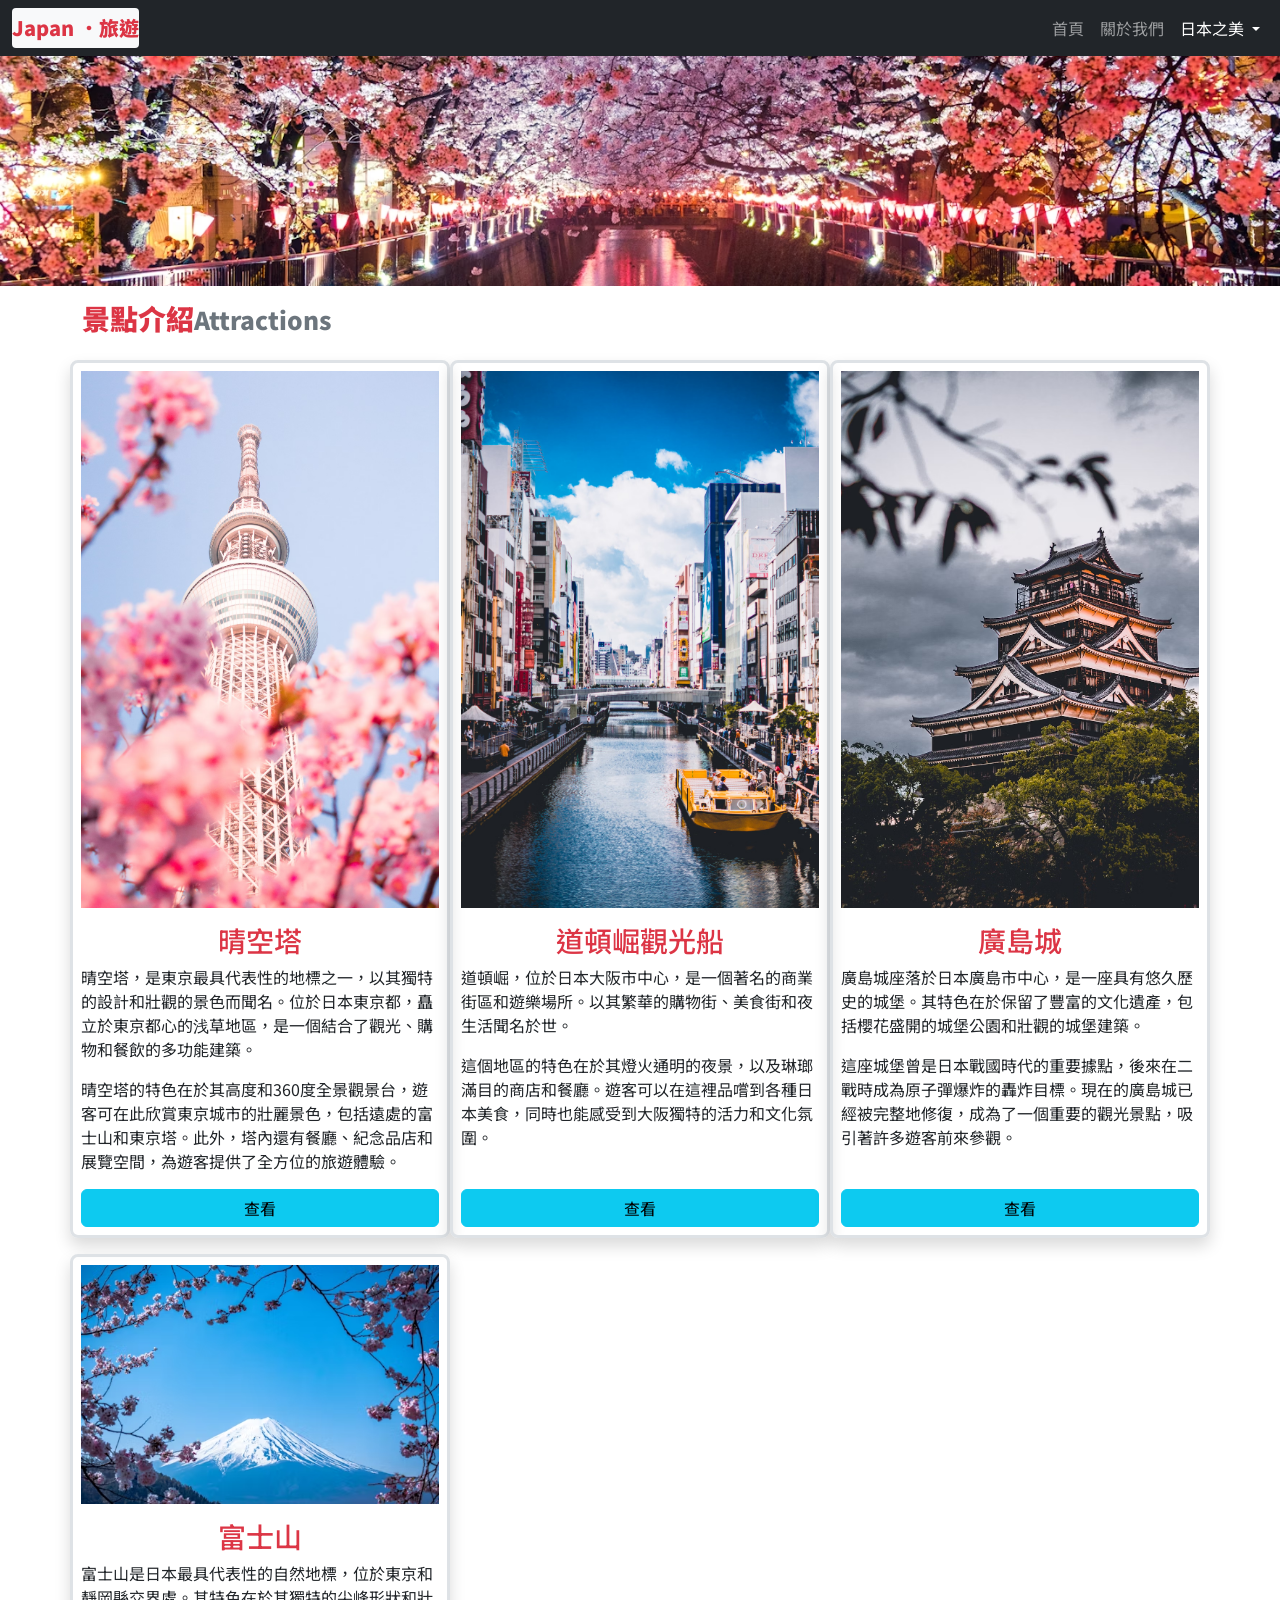
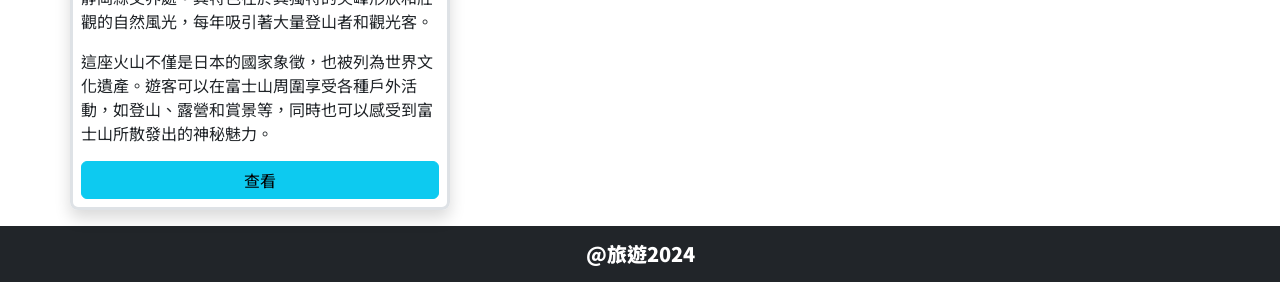
<file: 0408-3_attractions.html>
<!DOCTYPE html>
<html lang="zh-Hant-TW">

<head>
    <meta charset="UTF-8">
    <meta name="viewport" content="width=device-width, initial-scale=1.0">
    <title>跨平台網頁設置 0408-3 景點介紹Attractions</title>
    <link rel="stylesheet" href="./css/bootstrap.min.css">
    <link rel="stylesheet" href="./css/myall.css">
    <style>
        .banner {
            height: 230px;
            background-image: url(./images/japan2.avif);
        }

        .bg-cover {
            background-position: center center;
            background-size: cover;
        }

        .bg-img {

            transition: all 0.2s;
        }

        .bg-img:hover {
            transform: scale(1.02);
            border-radius: 10px;
        }
    </style>
</head>

<body>
    <nav class="navbar navbar-expand-lg bg-dark navbar-dark">
        <div class="container-fluid">
            <a class="navbar-brand fw-900 text-danger text-bg-light rounded-1" href="#">Japan ．旅遊</a>
            <button class="navbar-toggler" type="button" data-bs-toggle="collapse"
                data-bs-target="#navbarSupportedContent" aria-controls="navbarSupportedContent" aria-expanded="false"
                aria-label="Toggle navigation">
                <span class="navbar-toggler-icon"></span>
            </button>
            <div class="collapse navbar-collapse" id="navbarSupportedContent">
                <ul class="navbar-nav ms-auto mb-2 mb-lg-0">
                    <li class="nav-item">
                        <a class="nav-link " aria-current="page" href="./index.html">首頁</a>
                    </li>
                    <li class="nav-item">
                        <a class="nav-link " href="./0408-2_about.html">關於我們</a>
                    </li>
                    <li class="nav-item dropdown">
                        <a class="nav-link dropdown-toggle active" href="./0408-3_attractions.html" role="button"
                            data-bs-toggle="dropdown" aria-expanded="false">
                            日本之美
                        </a>
                        <ul class="dropdown-menu">
                            <li><a class="dropdown-item" href="./0408-3_attractions.html">景點</a></li>
                            <li><a class="dropdown-item" href="./0408-4_culture.html">文化</a></li>
                            <li>
                                <hr class="dropdown-divider">
                            </li>
                            <li><a class="dropdown-item" href="./0408-5_food.html">美食</a></li>

                        </ul>
                    </li>

                </ul>

            </div>
        </div>
    </nav>

    <div class="banner bg-cover"></div>



    <div class="container">
        <div class="h3 mt-3 text-danger fw-900">景點介紹<small class="text-muted">Attractions</small></div>

        <div class="row">
            <div class="col-md-4 mt-3 d-flex flex-column border border-3 rounded-3 p-2 shadow bg-img">
                <img src="./images/japanharu.avif" class="img-fluid" alt="">
                <h3 class="text-center text-danger mt-3">晴空塔</h3>
                <p>
                    晴空塔，是東京最具代表性的地標之一，以其獨特的設計和壯觀的景色而聞名。位於日本東京都，矗立於東京都心的浅草地區，是一個結合了觀光、購物和餐飲的多功能建築。</p>
                <p>晴空塔的特色在於其高度和360度全景觀景台，遊客可在此欣賞東京城市的壯麗景色，包括遠處的富士山和東京塔。此外，塔內還有餐廳、紀念品店和展覽空間，為遊客提供了全方位的旅遊體驗。</p>
                <a class="btn btn-info w-100 mt-auto" href="./0408-3_detail1.html" target="_blank">查看</a>
            </div>
            <div class="col-md-4 mt-3 d-flex flex-column border border-3 rounded-3 p-2 shadow bg-img">
                <img src="./images/japan8.avif" class="img-fluid" alt="">
                <h3 class="text-center text-danger mt-3">道頓崛觀光船</h3>
                <p>道頓崛，位於日本大阪市中心，是一個著名的商業街區和遊樂場所。以其繁華的購物街、美食街和夜生活聞名於世。</p>
                <p>這個地區的特色在於其燈火通明的夜景，以及琳瑯滿目的商店和餐廳。遊客可以在這裡品嚐到各種日本美食，同時也能感受到大阪獨特的活力和文化氛圍。</p>
                <a class="btn btn-info w-100 mt-auto" href="./0408-3_detail2.html" target="_blank">查看</a>
            </div>
            <div class="col-md-4 mt-3 d-flex flex-column border border-3 rounded-3 p-2 shadow bg-img">
                <img src="./images/japan6.avif" class="img-fluid" alt="">
                <h3 class="text-center text-danger mt-3">廣島城</h3>
                <p>廣島城座落於日本廣島市中心，是一座具有悠久歷史的城堡。其特色在於保留了豐富的文化遺產，包括櫻花盛開的城堡公園和壯觀的城堡建築。</p>
                <p>這座城堡曾是日本戰國時代的重要據點，後來在二戰時成為原子彈爆炸的轟炸目標。現在的廣島城已經被完整地修復，成為了一個重要的觀光景點，吸引著許多遊客前來參觀。</p>
                <a class="btn btn-info w-100 mt-auto" href="./0408-3_detail3.html" target="_blank">查看</a>
            </div>
            <div class="col-md-4 mt-3 d-flex flex-column border border-3 rounded-3 p-2 shadow bg-img">
                <img src="./images/japan5.avif" class="img-fluid" alt="">
                <h3 class="text-center text-danger mt-3">富士山</h3>
                <p>
                    富士山是日本最具代表性的自然地標，位於東京和靜岡縣交界處。其特色在於其獨特的尖峰形狀和壯觀的自然風光，每年吸引著大量登山者和觀光客。</p>
                <p>這座火山不僅是日本的國家象徵，也被列為世界文化遺產。遊客可以在富士山周圍享受各種戶外活動，如登山、露營和賞景等，同時也可以感受到富士山所散發出的神秘魅力。</p>
                <a class="btn btn-info w-100 mt-auto" href="./0408-3_detail4.html" target="_blank">查看</a>
            </div>




        </div>







    </div>


    <div class="footer mt-3">
        <div class="h5 text-bg-dark text-center py-3 fw-900">@旅遊2024</div>
    </div>
    <script src="./js/bootstrap.bundle.min.js"></script>
</body>

</html>
</file>
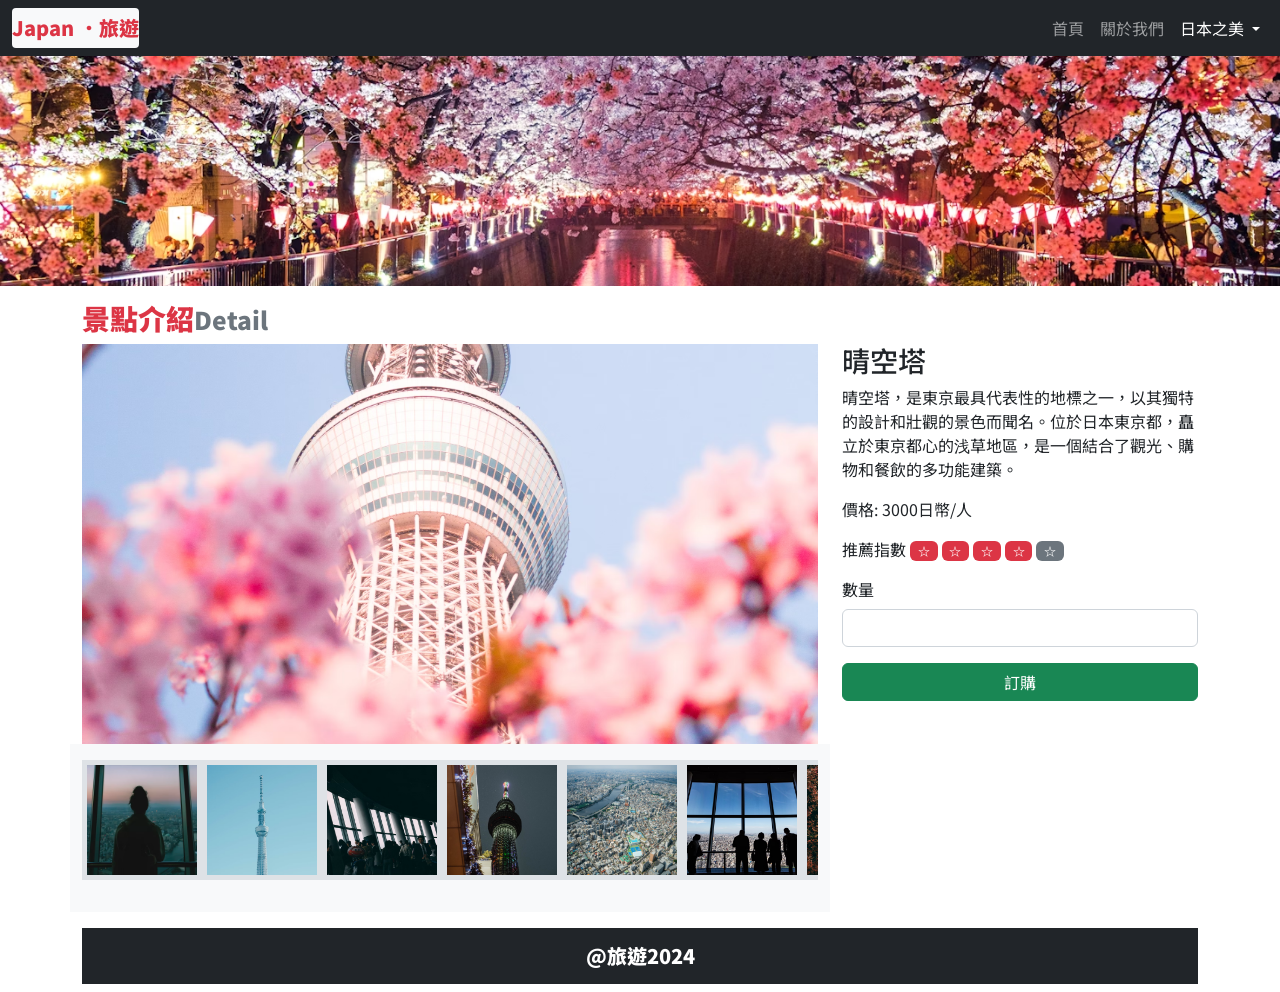
<file: 0408-3_detail1.html>
<!DOCTYPE html>
<html lang="zh-Hant-TW">

<head>
    <meta charset="UTF-8">
    <meta name="viewport" content="width=device-width, initial-scale=1.0">
    <title>跨平台網頁設置 0408-3 景點介紹Attractions</title>
    <link rel="stylesheet" href="./css/bootstrap.min.css">
    <link rel="stylesheet" href="./css/myall.css">
    <style>
        .banner {
            height: 230px;
            background-image: url(./images/japan2.avif);
        }

        .bg-cover {
            background-position: center center;
            background-size: cover;
        }



        .bg-img {

            transition: all 0.2s;
        }

        .bg-img:hover {
            transform: scale(1.1);
            border-radius: 10px;
        }
    </style>
</head>

<body>
    <nav class="navbar navbar-expand-lg bg-dark navbar-dark">
        <div class="container-fluid">
            <a class="navbar-brand fw-900 text-danger text-bg-light rounded-1" href="#">Japan ．旅遊</a>
            <button class="navbar-toggler" type="button" data-bs-toggle="collapse"
                data-bs-target="#navbarSupportedContent" aria-controls="navbarSupportedContent" aria-expanded="false"
                aria-label="Toggle navigation">
                <span class="navbar-toggler-icon"></span>
            </button>
            <div class="collapse navbar-collapse" id="navbarSupportedContent">
                <ul class="navbar-nav ms-auto mb-2 mb-lg-0">
                    <li class="nav-item">
                        <a class="nav-link " aria-current="page" href="./index.html">首頁</a>
                    </li>
                    <li class="nav-item">
                        <a class="nav-link " href="./0408-2_about.html">關於我們</a>
                    </li>
                    <li class="nav-item dropdown">
                        <a class="nav-link dropdown-toggle active" href="./0408-3_attractions.html" role="button"
                            data-bs-toggle="dropdown" aria-expanded="false">
                            日本之美
                        </a>
                        <ul class="dropdown-menu">
                            <li><a class="dropdown-item" href="./0408-3_attractions.html">景點</a></li>
                            <li><a class="dropdown-item" href="./0408-4_culture.html">文化</a></li>
                            <li>
                                <hr class="dropdown-divider">
                            </li>
                            <li><a class="dropdown-item" href="./0408-5_food.html">美食</a></li>

                        </ul>
                    </li>

                </ul>

            </div>
        </div>
    </nav>

    <div class="banner bg-cover"></div>



    <div class="container">
        <div class="h3 mt-3 text-danger fw-900">景點介紹<small class="text-muted">Detail</small></div>

        <div class="row">


            <div class="col-md-8">
                <div class="row">
                    <div class="col-md-12">
                        <div class="detail_img_1 bg-cover"
                            style="background-image:url(./images/japanharu.avif); height: 400px;">
                        </div>


                    </div>

                    <div class="bg-light py-3">
                        <ul class="list-unstyled d-flex justify-content-between overflow-scroll flex-nowrap">
                            <li>
                                <div style="width: 120px; height: 120px; background-image: url(images/skytree1.avif);"
                                    class="bg-cover border border-5 bg-img"></div>
                            </li>

                            <li>
                                <div style="width: 120px; height: 120px; background-image: url(images/skytree2.avif);"
                                    class="bg-cover border border-5 bg-img"></div>
                            </li>
                            <li>
                                <div style="width: 120px; height: 120px; background-image: url(images/skytree3.avif);"
                                    class="bg-cover border border-5 bg-img"></div>
                            </li>
                            <li>
                                <div style="width: 120px; height: 120px; background-image: url(images/skytree4.avif);"
                                    class="bg-cover border border-5 bg-img"></div>
                            </li>
                            <li>
                                <div style="width: 120px; height: 120px; background-image: url(images/skytree5.avif);"
                                    class="bg-cover border border-5 bg-img"></div>
                            </li>
                            <li>
                                <div style="width: 120px; height: 120px; background-image: url(images/skytree6.avif);"
                                    class="bg-cover border border-5 bg-img"></div>
                            </li>
                            <li>
                                <div style="width: 120px; height: 120px; background-image: url(images/skytree7.avif);"
                                    class="bg-cover border border-5 bg-img"></div>
                            </li>
                            <li>
                                <div style="width: 120px; height: 120px; background-image: url(images/skytree8.avif);"
                                    class="bg-cover border border-5 bg-img"></div>
                            </li>
                        </ul>
                    </div>

                </div>

            </div>

            <div class="col-md-4">
                <div class="h3">晴空塔</div>
                <p>晴空塔，是東京最具代表性的地標之一，以其獨特的設計和壯觀的景色而聞名。位於日本東京都，矗立於東京都心的浅草地區，是一個結合了觀光、購物和餐飲的多功能建築。</p>
                <p>價格: 3000日幣/人</p>
                <p>推薦指數 <span class="badge text-bg-danger">☆</span>
                    <span class="badge text-bg-danger">☆</span>
                    <span class="badge text-bg-danger">☆</span>
                    <span class="badge text-bg-danger">☆</span>
                    <span class="badge text-bg-secondary">☆</span>

                </p>
                <div class="mb-3">
                    <label for="" class="form-label">數量</label>
                    <input type="number" class="form-control">
                </div>
                <button class="btn btn-success w-100">訂購</button>

            </div>


        </div>


        <div class="footer mt-3">
            <div class="h5 text-bg-dark text-center py-3 fw-900">@旅遊2024</div>
        </div>
        <script src="./js/bootstrap.bundle.min.js"></script>
</body>

</html>
</file>
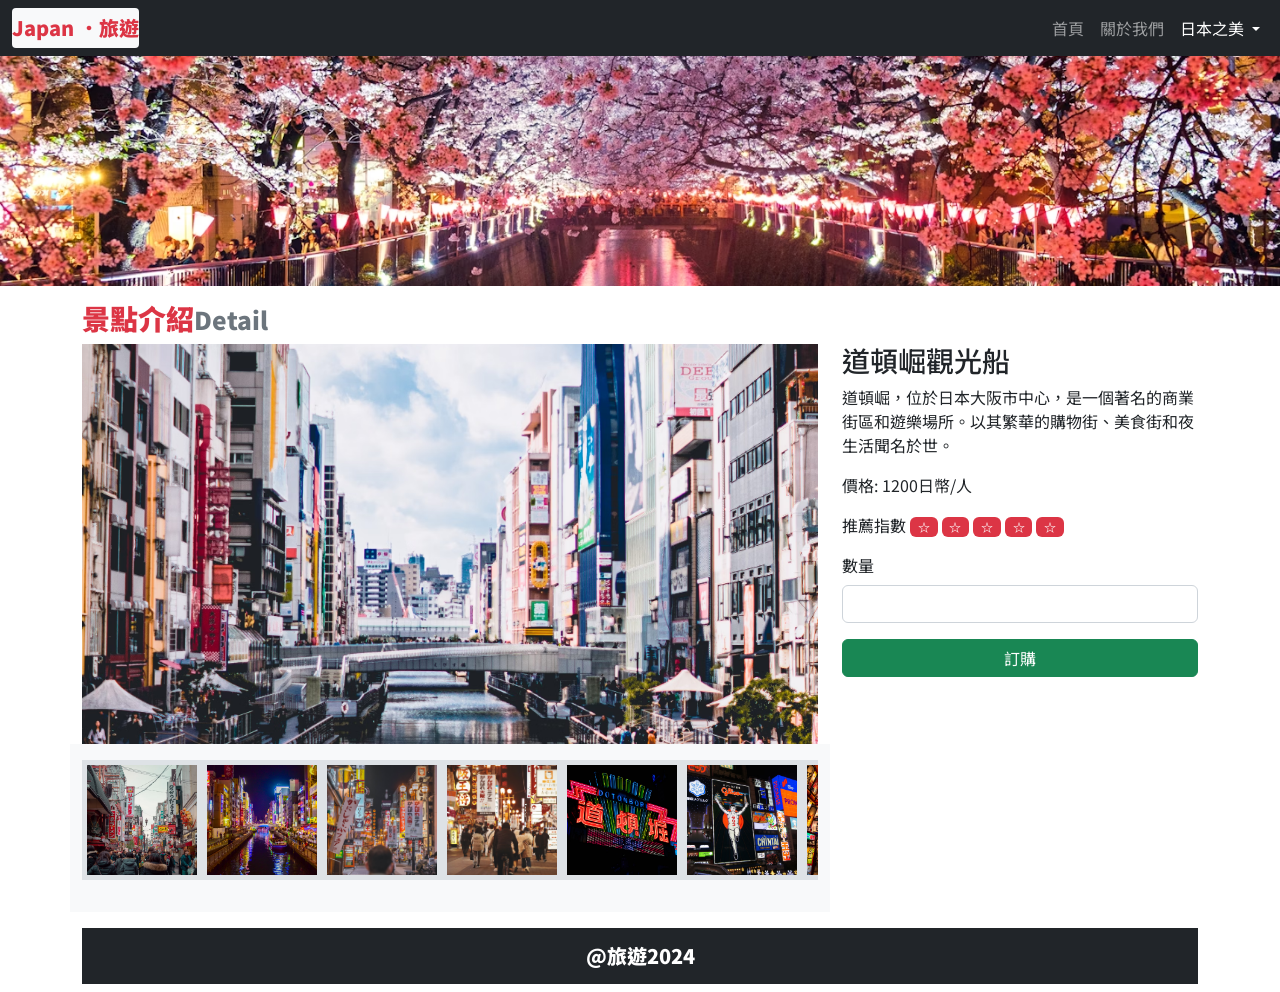
<file: 0408-3_detail2.html>
<!DOCTYPE html>
<html lang="zh-Hant-TW">

<head>
    <meta charset="UTF-8">
    <meta name="viewport" content="width=device-width, initial-scale=1.0">
    <title>跨平台網頁設置 0408-3 景點介紹Attractions</title>
    <link rel="stylesheet" href="./css/bootstrap.min.css">
    <link rel="stylesheet" href="./css/myall.css">
    <style>
        .banner {
            height: 230px;
            background-image: url(./images/japan2.avif);
        }

        .bg-cover {
            background-position: center center;
            background-size: cover;
        }
        .bg-img {


            transition: all 0.2s;
        }

        .bg-img:hover {
            transform: scale(1.1);
            border-radius: 10px;
        }
    </style>
</head>

<body>
    <nav class="navbar navbar-expand-lg bg-dark navbar-dark">
        <div class="container-fluid">
            <a class="navbar-brand fw-900 text-danger text-bg-light rounded-1" href="#">Japan ．旅遊</a>
            <button class="navbar-toggler" type="button" data-bs-toggle="collapse"
                data-bs-target="#navbarSupportedContent" aria-controls="navbarSupportedContent" aria-expanded="false"
                aria-label="Toggle navigation">
                <span class="navbar-toggler-icon"></span>
            </button>
            <div class="collapse navbar-collapse" id="navbarSupportedContent">
                <ul class="navbar-nav ms-auto mb-2 mb-lg-0">
                    <li class="nav-item">
                        <a class="nav-link " aria-current="page" href="./index.html">首頁</a>
                    </li>
                    <li class="nav-item">
                        <a class="nav-link " href="./0408-2_about.html">關於我們</a>
                    </li>
                    <li class="nav-item dropdown">
                        <a class="nav-link dropdown-toggle active" href="./0408-3_attractions.html" role="button"
                            data-bs-toggle="dropdown" aria-expanded="false">
                            日本之美
                        </a>
                        <ul class="dropdown-menu">
                            <li><a class="dropdown-item" href="./0408-3_attractions.html">景點</a></li>
                            <li><a class="dropdown-item" href="./0408-4_culture.html">文化</a></li>
                            <li>
                                <hr class="dropdown-divider">
                            </li>
                            <li><a class="dropdown-item" href="./0408-5_food.html">美食</a></li>

                        </ul>
                    </li>

                </ul>

            </div>
        </div>
    </nav>

    <div class="banner bg-cover"></div>



    <div class="container">
        <div class="h3 mt-3 text-danger fw-900">景點介紹<small class="text-muted">Detail</small></div>

        <div class="row">

            <div class="col-md-8">
                <div class="row">
                    <div class="col-md-12">
                        <div class="detail_img_1 bg-cover"
                            style="background-image:url(./images/japan8.avif); height: 400px;"></div>
                    </div>

                    <div class="bg-light py-3">
                        <ul class="list-unstyled d-flex justify-content-between overflow-scroll flex-nowrap">

                            <li>
                                <div style="width: 120px; height: 120px; background-image: url(./images/Dotombori01.avif);"
                                    class="bg-cover border border-5 bg-img"></div>
                            </li>
                            <li>
                                <div style="width: 120px; height: 120px; background-image: url(./images/Dotombori02.avif);"
                                    class="bg-cover border border-5 bg-img"></div>
                            </li>
                            <li>
                                <div style="width: 120px; height: 120px; background-image: url(./images/Dotombori03.avif);"
                                    class="bg-cover border border-5 bg-img"></div>
                            </li>
                            <li>
                                <div style="width: 120px; height: 120px; background-image: url(./images/Dotombori04.avif);"
                                    class="bg-cover border border-5 bg-img"></div>
                            </li>
                            <li>
                                <div style="width: 120px; height: 120px; background-image: url(./images/Dotombori05.avif);"
                                    class="bg-cover border border-5 bg-img"></div>
                            </li>
                            <li>
                                <div style="width: 120px; height: 120px; background-image: url(./images/Dotombori06.avif);"
                                    class="bg-cover border border-5 bg-img"></div>
                            </li>
                            <li>
                                <div style="width: 120px; height: 120px; background-image: url(./images/Dotombori07.avif);"
                                    class="bg-cover border border-5 bg-img"></div>
                            </li>
                            <li>
                                <div style="width: 120px; height: 120px; background-image: url(./images/Dotombori08.avif);"
                                    class="bg-cover border border-5 bg-img"></div>
                            </li>
                        </ul>
                    </div>

                </div>

            </div>
            <div class="col-md-4">
                <div class="h3">道頓崛觀光船</div>
                <p>道頓崛，位於日本大阪市中心，是一個著名的商業街區和遊樂場所。以其繁華的購物街、美食街和夜生活聞名於世。</p>
                <p>價格: 1200日幣/人</p>
                <p>推薦指數 <span class="badge text-bg-danger">☆</span>
                    <span class="badge text-bg-danger">☆</span>
                    <span class="badge text-bg-danger">☆</span>
                    <span class="badge text-bg-danger">☆</span>
                    <span class="badge text-bg-danger">☆</span>

                </p>
                <div class="mb-3">
                    <label for="" class="form-label">數量</label>
                    <input type="number" class="form-control">
                </div>
                <button class="btn btn-success w-100">訂購</button>

            </div>


        </div>


        <div class="footer mt-3">
            <div class="h5 text-bg-dark text-center py-3 fw-900">@旅遊2024</div>
        </div>
        <script src="./js/bootstrap.bundle.min.js"></script>
</body>

</html>
</file>
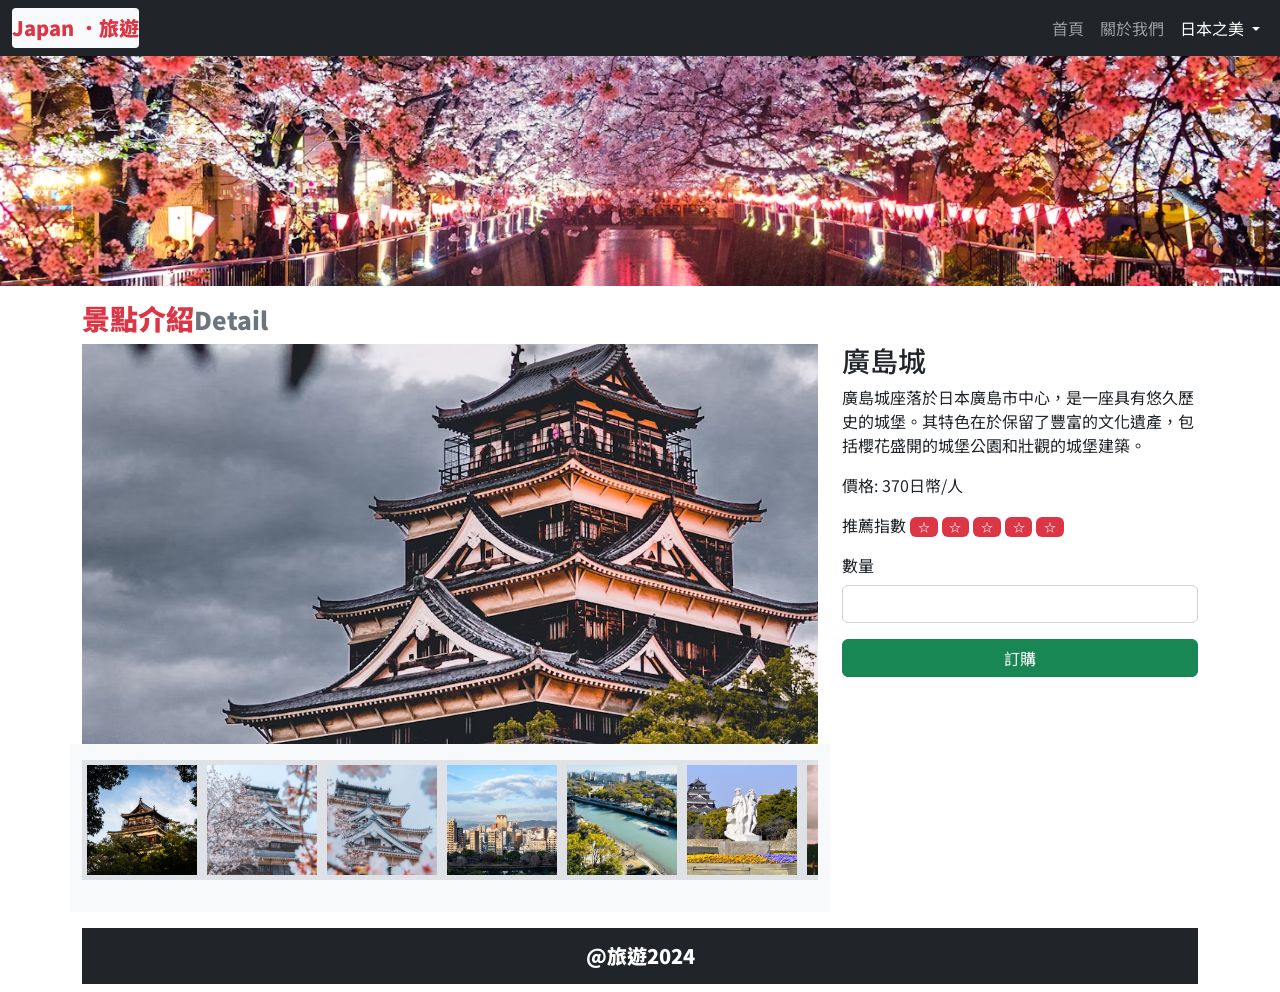
<file: 0408-3_detail3.html>
<!DOCTYPE html>
<html lang="zh-Hant-TW">

<head>
    <meta charset="UTF-8">
    <meta name="viewport" content="width=device-width, initial-scale=1.0">
    <title>跨平台網頁設置 0408-3 景點介紹Attractions</title>
    <link rel="stylesheet" href="./css/bootstrap.min.css">
    <link rel="stylesheet" href="./css/myall.css">
    <style>
        .banner {
            height: 230px;
            background-image: url(./images/japan2.avif);
        }

        .bg-cover {
            background-position: center center;
            background-size: cover;
        }
        .bg-img {


            transition: all 0.2s;
        }

        .bg-img:hover {
            transform: scale(1.1);
            border-radius: 10px;
        }
    </style>
</head>

<body>
    <nav class="navbar navbar-expand-lg bg-dark navbar-dark">
        <div class="container-fluid">
            <a class="navbar-brand fw-900 text-danger text-bg-light rounded-1" href="#">Japan ．旅遊</a>
            <button class="navbar-toggler" type="button" data-bs-toggle="collapse"
                data-bs-target="#navbarSupportedContent" aria-controls="navbarSupportedContent" aria-expanded="false"
                aria-label="Toggle navigation">
                <span class="navbar-toggler-icon"></span>
            </button>
            <div class="collapse navbar-collapse" id="navbarSupportedContent">
                <ul class="navbar-nav ms-auto mb-2 mb-lg-0">
                    <li class="nav-item">
                        <a class="nav-link " aria-current="page" href="./index.html">首頁</a>
                    </li>
                    <li class="nav-item">
                        <a class="nav-link " href="./0408-2_about.html">關於我們</a>
                    </li>
                    <li class="nav-item dropdown">
                        <a class="nav-link dropdown-toggle active" href="./0408-3_attractions.html" role="button"
                            data-bs-toggle="dropdown" aria-expanded="false">
                            日本之美
                        </a>
                        <ul class="dropdown-menu">
                            <li><a class="dropdown-item" href="./0408-3_attractions.html">景點</a></li>
                            <li><a class="dropdown-item" href="./0408-4_culture.html">文化</a></li>
                            <li>
                                <hr class="dropdown-divider">
                            </li>
                            <li><a class="dropdown-item" href="./0408-5_food.html">美食</a></li>

                        </ul>
                    </li>

                </ul>

            </div>
        </div>
    </nav>

    <div class="banner bg-cover"></div>



    <div class="container">
        <div class="h3 mt-3 text-danger fw-900">景點介紹<small class="text-muted">Detail</small></div>

        <div class="row">

            <div class="col-md-8">
                <div class="row">
                    <div class="col-md-12">
                        <div class="detail_img_1 bg-cover"
                            style="background-image:url(./images/japan6.avif); height: 400px;"></div>
                    </div>

                    <div class="bg-light py-3">
                        <ul class="list-unstyled d-flex justify-content-between overflow-scroll flex-nowrap">

                            <li>
                                <div style="width: 120px; height: 120px; background-image: url(./images/Hiroshima01.avif);"
                                    class="bg-cover border border-5 bg-img"></div>
                            </li>
                            <li>
                                <div style="width: 120px; height: 120px; background-image: url(./images/Hiroshima02.avif);"
                                    class="bg-cover border border-5 bg-img"></div>
                            </li>
                            <li>
                                <div style="width: 120px; height: 120px; background-image: url(./images/Hiroshima03.avif);"
                                    class="bg-cover border border-5 bg-img"></div>
                            </li>
                            <li>
                                <div style="width: 120px; height: 120px; background-image: url(./images/Hiroshima04.avif);"
                                    class="bg-cover border border-5"></div>
                            </li>
                            <li>
                                <div style="width: 120px; height: 120px; background-image: url(./images/Hiroshima05.avif);"
                                    class="bg-cover border border-5 bg-img"></div>
                            </li>
                            <li>
                                <div style="width: 120px; height: 120px; background-image: url(./images/Hiroshima06.avif);"
                                    class="bg-cover border border-5 bg-img"></div>
                            </li>
                            <li>
                                <div style="width: 120px; height: 120px; background-image: url(./images/Hiroshima07.avif);"
                                    class="bg-cover border border-5 bg-img"></div>
                            </li>
                            <li>
                                <div style="width: 120px; height: 120px; background-image: url(./images/Hiroshima08.avif);"
                                    class="bg-cover border border-5 bg-img"></div>
                            </li>
                        </ul>
                    </div>

                </div>

            </div>
            <div class="col-md-4">
                <div class="h3">廣島城</div>
                <p>廣島城座落於日本廣島市中心，是一座具有悠久歷史的城堡。其特色在於保留了豐富的文化遺產，包括櫻花盛開的城堡公園和壯觀的城堡建築。</p>
                <p>價格: 370日幣/人</p>
                <p>推薦指數 <span class="badge text-bg-danger">☆</span>
                    <span class="badge text-bg-danger">☆</span>
                    <span class="badge text-bg-danger">☆</span>
                    <span class="badge text-bg-danger">☆</span>
                    <span class="badge text-bg-danger">☆</span>

                </p>
                <div class="mb-3">
                    <label for="" class="form-label">數量</label>
                    <input type="number" class="form-control">
                </div>
                <button class="btn btn-success w-100">訂購</button>

            </div>


        </div>


        <div class="footer mt-3">
            <div class="h5 text-bg-dark text-center py-3 fw-900">@旅遊2024</div>
        </div>
        <script src="./js/bootstrap.bundle.min.js"></script>
</body>

</html>
</file>
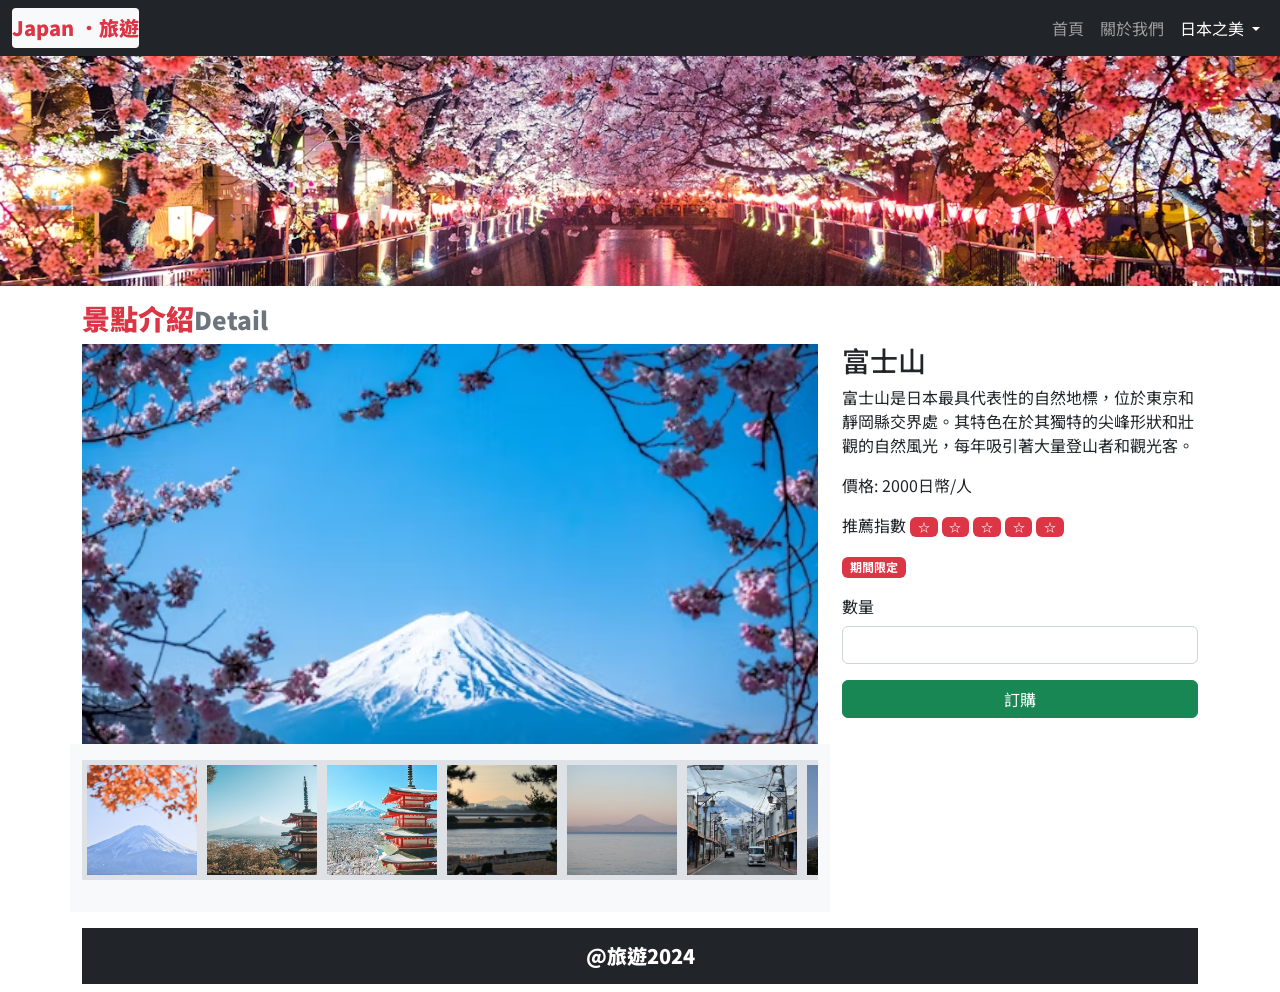
<file: 0408-3_detail4.html>
<!DOCTYPE html>
<html lang="zh-Hant-TW">

<head>
    <meta charset="UTF-8">
    <meta name="viewport" content="width=device-width, initial-scale=1.0">
    <title>跨平台網頁設置 0408-3 景點介紹Attractions</title>
    <link rel="stylesheet" href="./css/bootstrap.min.css">
    <link rel="stylesheet" href="./css/myall.css">
    <style>
        .banner {
            height: 230px;
            background-image: url(./images/japan2.avif);
        }

        .bg-cover {
            background-position: center center;
            background-size: cover;
        }
        .bg-img {


            transition: all 0.2s;
        }

        .bg-img:hover {
            transform: scale(1.1);
            border-radius: 10px;
        }
    </style>
</head>

<body>
    <nav class="navbar navbar-expand-lg bg-dark navbar-dark">
        <div class="container-fluid">
            <a class="navbar-brand fw-900 text-danger text-bg-light rounded-1" href="#">Japan ．旅遊</a>
            <button class="navbar-toggler" type="button" data-bs-toggle="collapse"
                data-bs-target="#navbarSupportedContent" aria-controls="navbarSupportedContent" aria-expanded="false"
                aria-label="Toggle navigation">
                <span class="navbar-toggler-icon"></span>
            </button>
            <div class="collapse navbar-collapse" id="navbarSupportedContent">
                <ul class="navbar-nav ms-auto mb-2 mb-lg-0">
                    <li class="nav-item">
                        <a class="nav-link " aria-current="page" href="./index.html">首頁</a>
                    </li>
                    <li class="nav-item">
                        <a class="nav-link " href="./0408-2_about.html">關於我們</a>
                    </li>
                    <li class="nav-item dropdown">
                        <a class="nav-link dropdown-toggle active" href="./0408-3_attractions.html" role="button"
                            data-bs-toggle="dropdown" aria-expanded="false">
                            日本之美
                        </a>
                        <ul class="dropdown-menu">
                            <li><a class="dropdown-item" href="./0408-3_attractions.html">景點</a></li>
                            <li><a class="dropdown-item" href="./0408-4_culture.html">文化</a></li>
                            <li>
                                <hr class="dropdown-divider">
                            </li>
                            <li><a class="dropdown-item" href="./0408-5_food.html">美食</a></li>

                        </ul>
                    </li>

                </ul>

            </div>
        </div>
    </nav>

    <div class="banner bg-cover"></div>



    <div class="container">
        <div class="h3 mt-3 text-danger fw-900">景點介紹<small class="text-muted">Detail</small></div>

        <div class="row">

            <div class="col-md-8">
                <div class="row">
                    <div class="col-md-12">
                        <div class="detail_img_1 bg-cover"
                            style="background-image:url(./images/japan5.avif); height: 400px;"></div>
                    </div>

                    <div class="bg-light py-3">
                        <ul class="list-unstyled d-flex justify-content-between overflow-scroll flex-nowrap">

                            <li>
                                <div style="width: 120px; height: 120px; background-image: url(./images/MountFUJI01.avif);"
                                    class="bg-cover border border-5 bg-img"></div>
                            </li>
                            <li>
                                <div style="width: 120px; height: 120px; background-image: url(./images/MountFUJI02.avif);"
                                    class="bg-cover border border-5 bg-img"></div>
                            </li>
                            <li>
                                <div style="width: 120px; height: 120px; background-image: url(./images/MountFUJI03.avif);"
                                    class="bg-cover border border-5 bg-img"></div>
                            </li>
                            <li>
                                <div style="width: 120px; height: 120px; background-image: url(./images/MountFUJI04.avif);"
                                    class="bg-cover border border-5 bg-img"></div>
                            </li>
                            <li>
                                <div style="width: 120px; height: 120px; background-image: url(./images/MountFUJI05.avif);"
                                    class="bg-cover border border-5 bg-img"></div>
                            </li>
                            <li>
                                <div style="width: 120px; height: 120px; background-image: url(./images/MountFUJI06.avif);"
                                    class="bg-cover border border-5 bg-img"></div>
                            </li>
                            <li>
                                <div style="width: 120px; height: 120px; background-image: url(./images/MountFUJI07.avif);"
                                    class="bg-cover border border-5 bg-img"></div>
                            </li>
                            <li>
                                <div style="width: 120px; height: 120px; background-image: url(./images/MountFUJI08.avif);"
                                    class="bg-cover border border-5 bg-img"></div>
                            </li>
                        </ul>
                    </div>

                </div>

            </div>
            <div class="col-md-4">
                <div class="h3">富士山</div>
                <p>
                    富士山是日本最具代表性的自然地標，位於東京和靜岡縣交界處。其特色在於其獨特的尖峰形狀和壯觀的自然風光，每年吸引著大量登山者和觀光客。
                </p>
                <p>價格: 2000日幣/人</p>
                <p>推薦指數 <span class="badge text-bg-danger">☆</span>
                    <span class="badge text-bg-danger">☆</span>
                    <span class="badge text-bg-danger">☆</span>
                    <span class="badge text-bg-danger">☆</span>
                    <span class="badge text-bg-danger">☆</span>

                </p>
                <p><span class="badge text-bg-danger">期間限定</span></p>
                <div class="mb-3">
                    <label for="" class="form-label">數量</label>
                    <input type="number" class="form-control">
                </div>
                <button class="btn btn-success w-100">訂購</button>

            </div>


        </div>


        <div class="footer mt-3">
            <div class="h5 text-bg-dark text-center py-3 fw-900">@旅遊2024</div>
        </div>
        <script src="./js/bootstrap.bundle.min.js"></script>
</body>

</html>
</file>
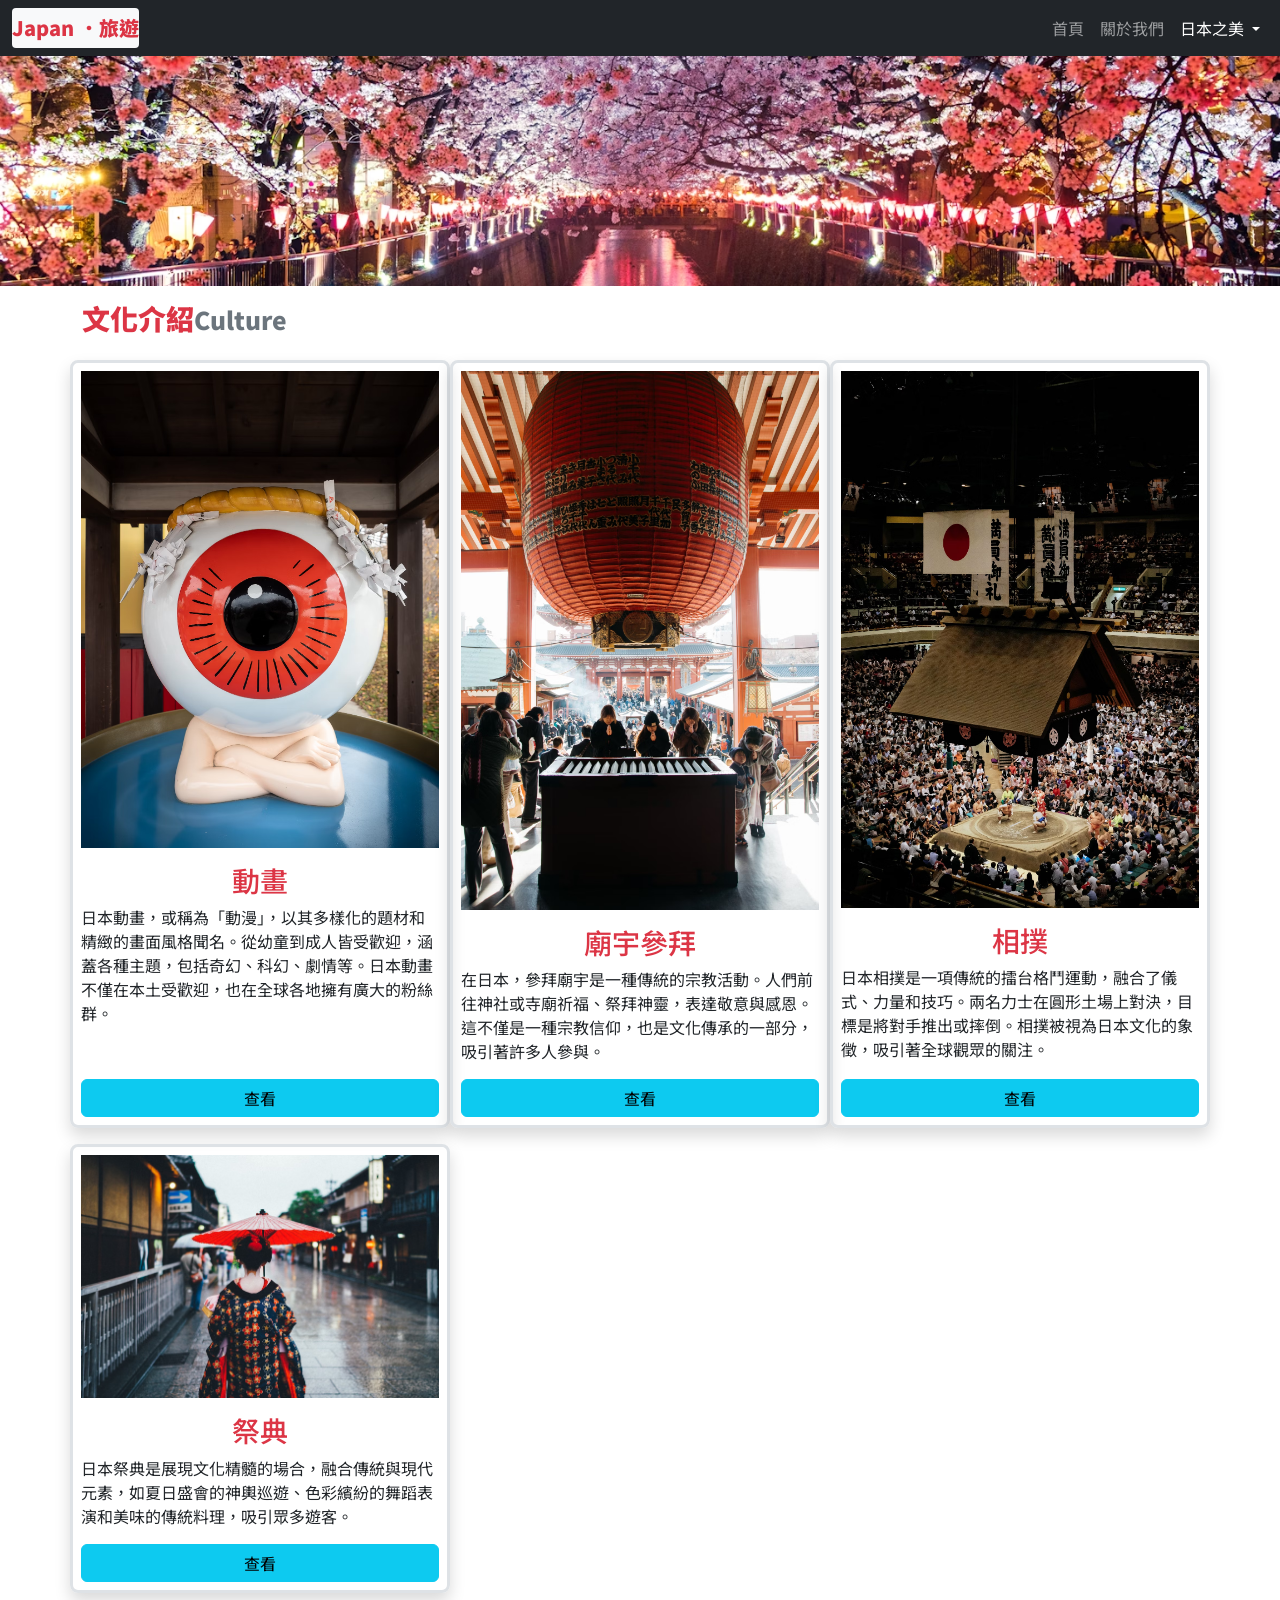
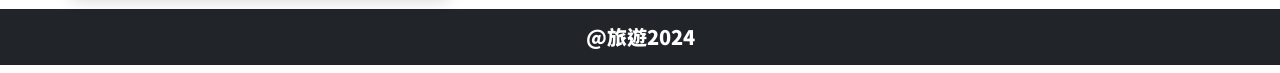
<file: 0408-4_culture.html>
<!DOCTYPE html>
<html lang="zh-Hant-TW">

<head>
    <meta charset="UTF-8">
    <meta name="viewport" content="width=device-width, initial-scale=1.0">
    <title>跨平台網頁設置 0408-4 文化culture</title>
    <link rel="stylesheet" href="./css/bootstrap.min.css">
    <link rel="stylesheet" href="./css/myall.css">
    <style>
        .banner {
            height: 230px;
            background-image: url(./images/japan2.avif);
        }

        .bg-cover {
            background-position: center center;
            background-size: cover;
        }

        .bg-img {

            transition: all 0.2s;
        }

        .bg-img:hover {
            transform: scale(1.02);
            border-radius: 10px;
        }
    </style>
</head>

<body>
    <nav class="navbar navbar-expand-lg bg-dark navbar-dark">
        <div class="container-fluid">
            <a class="navbar-brand fw-900 text-danger text-bg-light rounded-1" href="#">Japan ．旅遊</a>
            <button class="navbar-toggler" type="button" data-bs-toggle="collapse"
                data-bs-target="#navbarSupportedContent" aria-controls="navbarSupportedContent" aria-expanded="false"
                aria-label="Toggle navigation">
                <span class="navbar-toggler-icon"></span>
            </button>
            <div class="collapse navbar-collapse" id="navbarSupportedContent">
                <ul class="navbar-nav ms-auto mb-2 mb-lg-0">
                    <li class="nav-item">
                        <a class="nav-link " aria-current="page" href="./index.html">首頁</a>
                    </li>
                    <li class="nav-item">
                        <a class="nav-link " href="./0408-2_about.html">關於我們</a>
                    </li>
                    <li class="nav-item dropdown">
                        <a class="nav-link dropdown-toggle active" href="./0408-3_attractions.html" role="button"
                            data-bs-toggle="dropdown" aria-expanded="false">
                            日本之美
                        </a>
                        <ul class="dropdown-menu">
                            <li><a class="dropdown-item" href="./0408-3_attractions.html">景點</a></li>
                            <li><a class="dropdown-item" href="./0408-4_culture.html">文化</a></li>
                            <li>
                                <hr class="dropdown-divider">
                            </li>
                            <li><a class="dropdown-item" href="./0408-5_food.html">美食</a></li>

                        </ul>
                    </li>

                </ul>

            </div>
        </div>
    </nav>

    <div class="banner bg-cover"></div>



    <div class="container">
        <div class="h3 mt-3 text-danger fw-900">文化介紹<small class="text-muted">Culture</small></div>

        <div class="row">

            <div class="col-md-4 mt-3 d-flex flex-column border border-3 rounded-3 p-2 shadow bg-img">
                <img src="./images/japanbunnka5.avif" class="img-fluid" alt="">
                <h3 class="text-center text-danger mt-3">動畫</h3>
                <p>日本動畫，或稱為「動漫」，以其多樣化的題材和精緻的畫面風格聞名。從幼童到成人皆受歡迎，涵蓋各種主題，包括奇幻、科幻、劇情等。日本動畫不僅在本土受歡迎，也在全球各地擁有廣大的粉絲群。</p>

                <a class="btn btn-info w-100 mt-auto" href="./0408-4_culture_detail1.html" target="_blank">查看</a>
            </div>
            <div class="col-md-4 mt-3 d-flex flex-column border border-3 rounded-3 p-2 shadow bg-img">
                <img src="./images/japanbunnka3.avif" class="img-fluid" alt="">
                <h3 class="text-center text-danger mt-3">廟宇參拜</h3>
                <p>在日本，參拜廟宇是一種傳統的宗教活動。人們前往神社或寺廟祈福、祭拜神靈，表達敬意與感恩。這不僅是一種宗教信仰，也是文化傳承的一部分，吸引著許多人參與。</p>

                <a class="btn btn-info w-100 mt-auto" href="./0408-4_culture_detail2.html" target="_blank">查看</a>
            </div>
            <div class="col-md-4 mt-3 d-flex flex-column border border-3 rounded-3 p-2 shadow bg-img">
                <img src="./images/japanbunnka4.avif" class="img-fluid" alt="">
                <h3 class="text-center text-danger mt-3">相撲</h3>
                <p>日本相撲是一項傳統的擂台格鬥運動，融合了儀式、力量和技巧。兩名力士在圓形土場上對決，目標是將對手推出或摔倒。相撲被視為日本文化的象徵，吸引著全球觀眾的關注。</p>

                <a class="btn btn-info w-100 mt-auto" href="./0408-4_culture_detail3.html" target="_blank">查看</a>
            </div>

            <div class="col-md-4 mt-3 d-flex flex-column border border-3 rounded-3 p-2 shadow bg-img">
                <img src="./images/japanbunnka1.avif" class="img-fluid" alt="">
                <h3 class="text-center text-danger mt-3">祭典</h3>
                <p>日本祭典是展現文化精髓的場合，融合傳統與現代元素，如夏日盛會的神輿巡遊、色彩繽紛的舞蹈表演和美味的傳統料理，吸引眾多遊客。</p>

                <a class="btn btn-info w-100 mt-auto" href="./0408-4_culture_detail4.html" target="_blank">查看</a>
            </div>




        </div>







    </div>


    <div class="footer mt-3">
        <div class="h5 text-bg-dark text-center py-3 fw-900">@旅遊2024</div>
    </div>
    <script src="./js/bootstrap.bundle.min.js"></script>
</body>

</html>
</file>
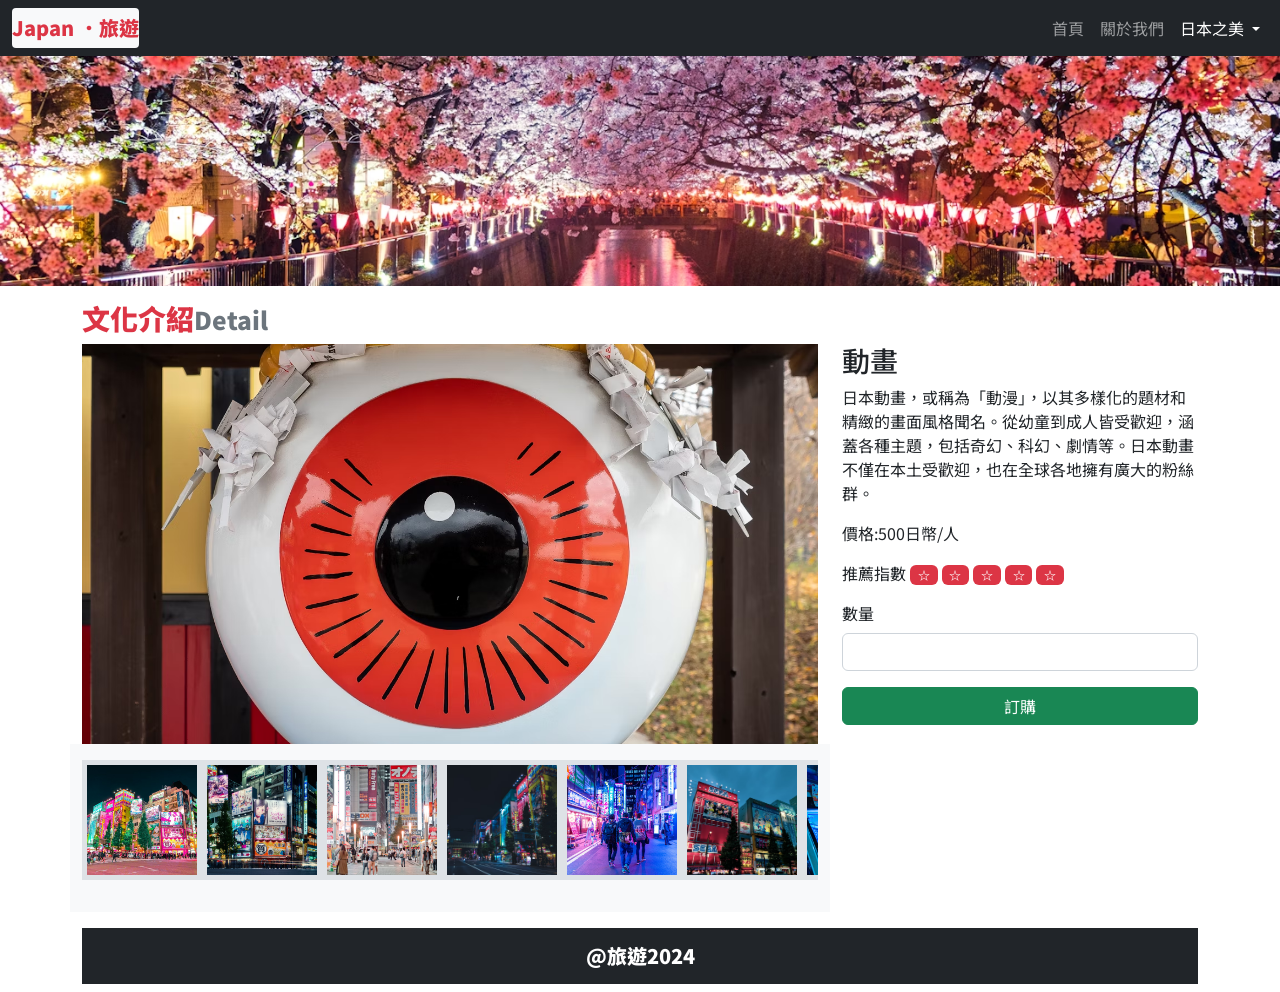
<file: 0408-4_culture_detail1.html>
<!DOCTYPE html>
<html lang="zh-Hant-TW">

<head>
    <meta charset="UTF-8">
    <meta name="viewport" content="width=device-width, initial-scale=1.0">
    <title>跨平台網頁設置 0408-3 景點介紹Attractions</title>
    <link rel="stylesheet" href="./css/bootstrap.min.css">
    <link rel="stylesheet" href="./css/myall.css">
    <style>
        .banner {
            height: 230px;
            background-image: url(./images/japan2.avif);
        }

        .bg-cover {
            background-position: center center;
            background-size: cover;
        }
        .bg-img {


            transition: all 0.2s;
        }

        .bg-img:hover {
            transform: scale(1.1);
            border-radius: 10px;
        }
    </style>
</head>

<body>
    <nav class="navbar navbar-expand-lg bg-dark navbar-dark">
        <div class="container-fluid">
            <a class="navbar-brand fw-900 text-danger text-bg-light rounded-1" href="#">Japan ．旅遊</a>
            <button class="navbar-toggler" type="button" data-bs-toggle="collapse"
                data-bs-target="#navbarSupportedContent" aria-controls="navbarSupportedContent" aria-expanded="false"
                aria-label="Toggle navigation">
                <span class="navbar-toggler-icon"></span>
            </button>
            <div class="collapse navbar-collapse" id="navbarSupportedContent">
                <ul class="navbar-nav ms-auto mb-2 mb-lg-0">
                    <li class="nav-item">
                        <a class="nav-link " aria-current="page" href="./index.html">首頁</a>
                    </li>
                    <li class="nav-item">
                        <a class="nav-link " href="./0408-2_about.html">關於我們</a>
                    </li>
                    <li class="nav-item dropdown">
                        <a class="nav-link dropdown-toggle active" href="./0408-3_attractions.html" role="button"
                            data-bs-toggle="dropdown" aria-expanded="false">
                            日本之美
                        </a>
                        <ul class="dropdown-menu">
                            <li><a class="dropdown-item" href="./0408-3_attractions.html">景點</a></li>
                            <li><a class="dropdown-item" href="./0408-4_culture.html">文化</a></li>
                            <li>
                                <hr class="dropdown-divider">
                            </li>
                            <li><a class="dropdown-item" href="./0408-5_food.html">美食</a></li>

                        </ul>
                    </li>

                </ul>

            </div>
        </div>
    </nav>

    <div class="banner bg-cover"></div>



    <div class="container">
        <div class="h3 mt-3 text-danger fw-900">文化介紹<small class="text-muted">Detail</small></div>

        <div class="row">


            <div class="col-md-8">
                <div class="row">
                    <div class="col-md-12">
                        <div class="detail_img_1 bg-cover"
                            style="background-image:url(./images/japanbunnka5.avif); height: 400px;"></div>
                    </div>

                    <div class="bg-light py-3">
                        <ul class="list-unstyled d-flex justify-content-between overflow-scroll flex-nowrap">

                            <li>
                                <div style="width: 120px; height: 120px; background-image: url(images/akihabara01.avif);"
                                    class="bg-cover border border-5 bg-img"></div>
                            </li>
                            <li>
                                <div style="width: 120px; height: 120px; background-image: url(images/akihabara02.avif);"
                                    class="bg-cover border border-5 bg-img"></div>
                            </li>
                            <li>
                                <div style="width: 120px; height: 120px; background-image: url(images/akihabara03.avif);"
                                    class="bg-cover border border-5 bg-img"></div>
                            </li>
                            <li>
                                <div style="width: 120px; height: 120px; background-image: url(images/akihabara04.avif);"
                                    class="bg-cover border border-5 bg-img"></div>
                            </li>
                            <li>
                                <div style="width: 120px; height: 120px; background-image: url(images/akihabara05.avif);"
                                    class="bg-cover border border-5 bg-img"></div>
                            </li>
                            <li>
                                <div style="width: 120px; height: 120px; background-image: url(images/akihabara06.avif);"
                                    class="bg-cover border border-5 bg-img"></div>
                            </li>
                            <li>
                                <div style="width: 120px; height: 120px; background-image: url(images/akihabara07.avif);"
                                    class="bg-cover border border-5 bg-img"></div>
                            </li>
                            <li>
                                <div style="width: 120px; height: 120px; background-image: url(images/akihabara08.avif);"
                                    class="bg-cover border border-5 bg-img"></div>
                            </li>
                        </ul>
                    </div>

                </div>

            </div>

            <div class="col-md-4">
                <div class="h3">動畫</div>
                <p>日本動畫，或稱為「動漫」，以其多樣化的題材和精緻的畫面風格聞名。從幼童到成人皆受歡迎，涵蓋各種主題，包括奇幻、科幻、劇情等。日本動畫不僅在本土受歡迎，也在全球各地擁有廣大的粉絲群。</p>
                <p>價格:500日幣/人</p>
                <p>推薦指數 <span class="badge text-bg-danger">☆</span>
                    <span class="badge text-bg-danger">☆</span>
                    <span class="badge text-bg-danger">☆</span>
                    <span class="badge text-bg-danger">☆</span>
                    <span class="badge text-bg-danger">☆</span>

                </p>
                <div class="mb-3">
                    <label for="" class="form-label">數量</label>
                    <input type="number" class="form-control">
                </div>
                <button class="btn btn-success w-100">訂購</button>

            </div>


        </div>


        <div class="footer mt-3">
            <div class="h5 text-bg-dark text-center py-3 fw-900">@旅遊2024</div>
        </div>
        <script src="./js/bootstrap.bundle.min.js"></script>
</body>

</html>
</file>
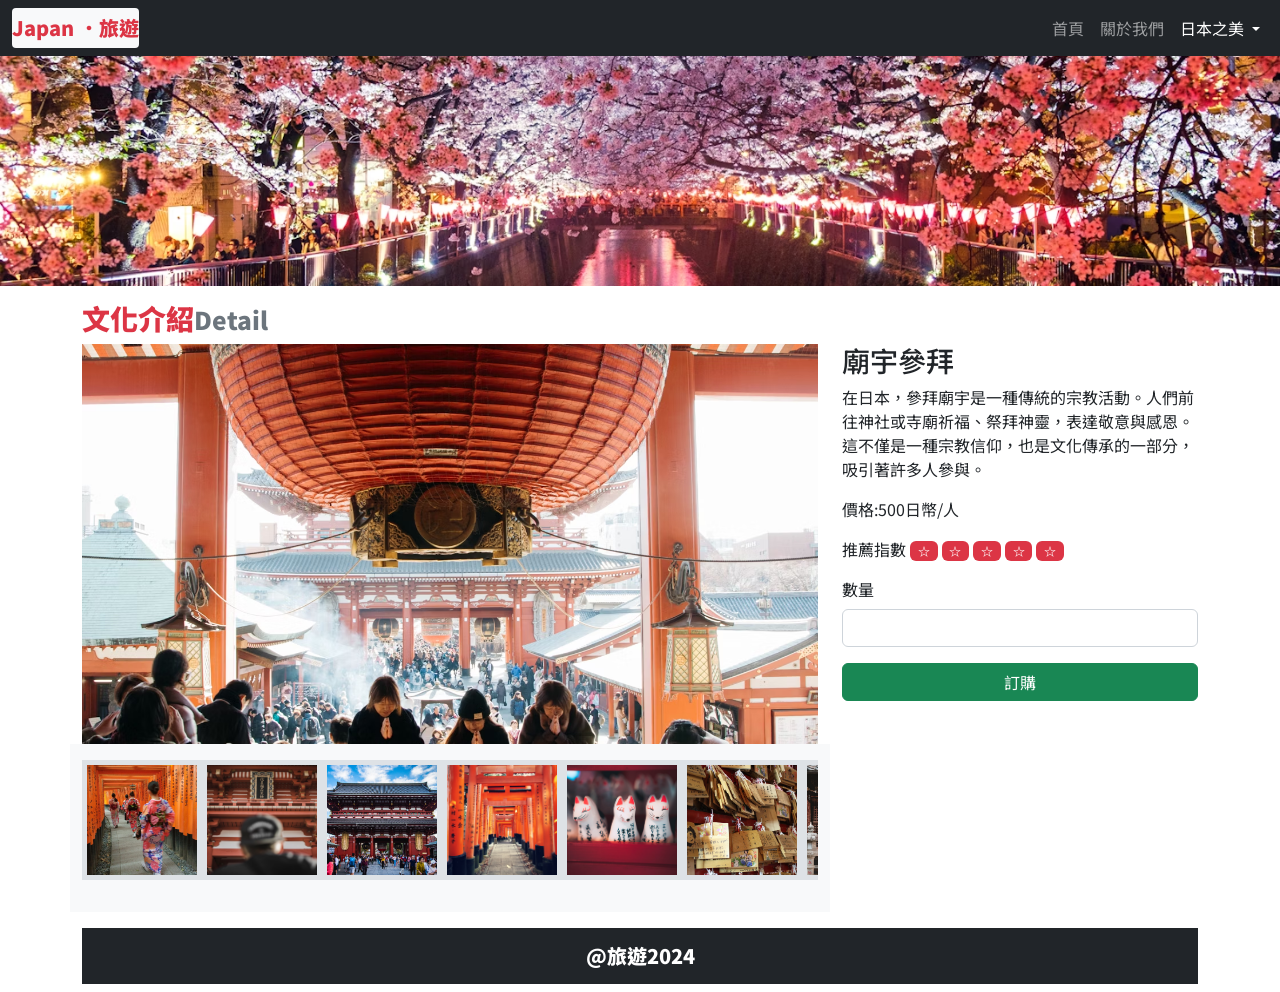
<file: 0408-4_culture_detail2.html>
<!DOCTYPE html>
<html lang="zh-Hant-TW">

<head>
    <meta charset="UTF-8">
    <meta name="viewport" content="width=device-width, initial-scale=1.0">
    <title>跨平台網頁設置 0408-3 景點介紹Attractions</title>
    <link rel="stylesheet" href="./css/bootstrap.min.css">
    <link rel="stylesheet" href="./css/myall.css">
    <style>
        .banner {
            height: 230px;
            background-image: url(./images/japan2.avif);
        }

        .bg-cover {
            background-position: center center;
            background-size: cover;
        }
        .bg-img {
            

            transition: all 0.2s;
        }

        .bg-img:hover {
            transform: scale(1.1);
            border-radius: 10px;
        }
    </style>
</head>

<body>
    <nav class="navbar navbar-expand-lg bg-dark navbar-dark">
        <div class="container-fluid">
            <a class="navbar-brand fw-900 text-danger text-bg-light rounded-1" href="#">Japan ．旅遊</a>
            <button class="navbar-toggler" type="button" data-bs-toggle="collapse"
                data-bs-target="#navbarSupportedContent" aria-controls="navbarSupportedContent" aria-expanded="false"
                aria-label="Toggle navigation">
                <span class="navbar-toggler-icon"></span>
            </button>
            <div class="collapse navbar-collapse" id="navbarSupportedContent">
                <ul class="navbar-nav ms-auto mb-2 mb-lg-0">
                    <li class="nav-item">
                        <a class="nav-link " aria-current="page" href="./index.html">首頁</a>
                    </li>
                    <li class="nav-item">
                        <a class="nav-link " href="./0408-2_about.html">關於我們</a>
                    </li>
                    <li class="nav-item dropdown">
                        <a class="nav-link dropdown-toggle active" href="./0408-3_attractions.html" role="button"
                            data-bs-toggle="dropdown" aria-expanded="false">
                            日本之美
                        </a>
                        <ul class="dropdown-menu">
                            <li><a class="dropdown-item" href="./0408-3_attractions.html">景點</a></li>
                            <li><a class="dropdown-item" href="./0408-4_culture.html">文化</a></li>
                            <li>
                                <hr class="dropdown-divider">
                            </li>
                            <li><a class="dropdown-item" href="./0408-5_food.html">美食</a></li>

                        </ul>
                    </li>

                </ul>

            </div>
        </div>
    </nav>

    <div class="banner bg-cover"></div>



    <div class="container">
        <div class="h3 mt-3 text-danger fw-900">文化介紹<small class="text-muted">Detail</small></div>

        <div class="row">


            <div class="col-md-8">
                <div class="row">
                    <div class="col-md-12">
                        <div class="detail_img_1 bg-cover"
                            style="background-image:url(./images/japanbunnka3.avif); height: 400px;"></div>
                    </div>

                    <div class="bg-light py-3">
                        <ul class="list-unstyled d-flex justify-content-between overflow-scroll flex-nowrap">

                            <li>
                                <div style="width: 120px; height: 120px; background-image: url(images/shrine01.avif);"
                                    class="bg-cover border border-5 bg-img"></div>
                            </li>
                            <li>
                                <div style="width: 120px; height: 120px; background-image: url(images/shrine02.avif);"
                                    class="bg-cover border border-5 bg-img"></div>
                            </li>
                            <li>
                                <div style="width: 120px; height: 120px; background-image: url(images/shrine03.avif);"
                                    class="bg-cover border border-5 bg-img"></div>
                            </li>
                            <li>
                                <div style="width: 120px; height: 120px; background-image: url(images/shrine04.avif);"
                                    class="bg-cover border border-5 bg-img"></div>
                            </li>
                            <li>
                                <div style="width: 120px; height: 120px; background-image: url(images/shrine05.avif);"
                                    class="bg-cover border border-5 bg-img"></div>
                            </li>
                            <li>
                                <div style="width: 120px; height: 120px; background-image: url(images/shrine06.avif);"
                                    class="bg-cover border border-5 bg-img"></div>
                            </li>
                            <li>
                                <div style="width: 120px; height: 120px; background-image: url(images/shrine07.avif);"
                                    class="bg-cover border border-5 bg-img"></div>
                            </li>
                            <li>
                                <div style="width: 120px; height: 120px; background-image: url(images/shrine08.avif);"
                                    class="bg-cover border border-5 bg-img"></div>
                            </li>
                        </ul>
                    </div>

                </div>

            </div>

            <div class="col-md-4">
                <div class="h3">廟宇參拜</div>
                <p>在日本，參拜廟宇是一種傳統的宗教活動。人們前往神社或寺廟祈福、祭拜神靈，表達敬意與感恩。這不僅是一種宗教信仰，也是文化傳承的一部分，吸引著許多人參與。</p>
                <p>價格:500日幣/人</p>
                <p>推薦指數 <span class="badge text-bg-danger">☆</span>
                    <span class="badge text-bg-danger">☆</span>
                    <span class="badge text-bg-danger">☆</span>
                    <span class="badge text-bg-danger">☆</span>
                    <span class="badge text-bg-danger">☆</span>

                </p>
                <div class="mb-3">
                    <label for="" class="form-label">數量</label>
                    <input type="number" class="form-control">
                </div>
                <button class="btn btn-success w-100">訂購</button>

            </div>


        </div>


        <div class="footer mt-3">
            <div class="h5 text-bg-dark text-center py-3 fw-900">@旅遊2024</div>
        </div>
        <script src="./js/bootstrap.bundle.min.js"></script>
</body>

</html>
</file>
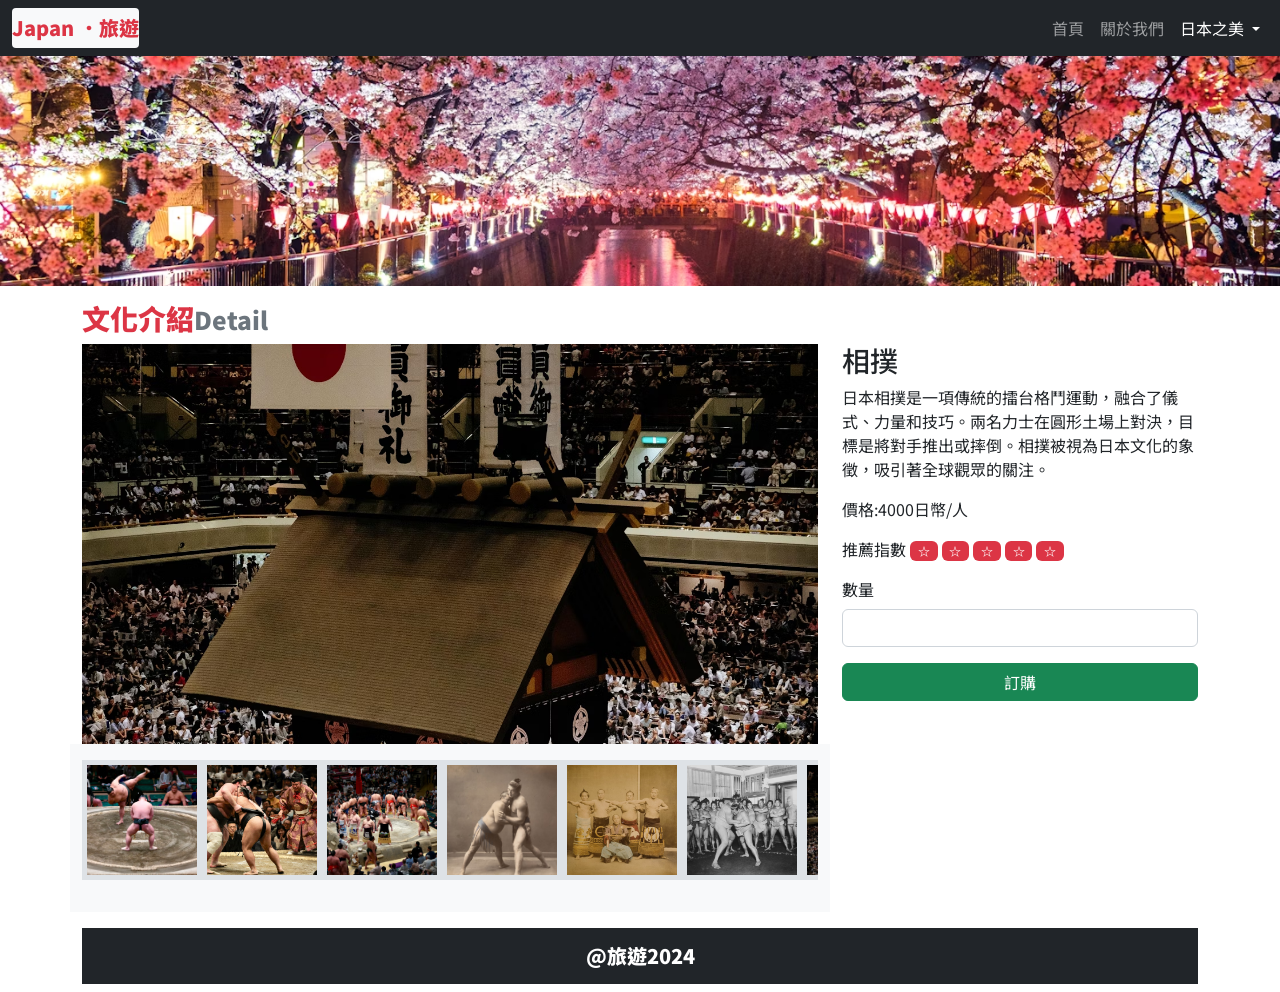
<file: 0408-4_culture_detail3.html>
<!DOCTYPE html>
<html lang="zh-Hant-TW">

<head>
    <meta charset="UTF-8">
    <meta name="viewport" content="width=device-width, initial-scale=1.0">
    <title>跨平台網頁設置 0408-3 景點介紹Attractions</title>
    <link rel="stylesheet" href="./css/bootstrap.min.css">
    <link rel="stylesheet" href="./css/myall.css">
    <style>
        .banner {
            height: 230px;
            background-image: url(./images/japan2.avif);
        }

        .bg-cover {
            background-position: center center;
            background-size: cover;
        }
        .bg-img {


            transition: all 0.2s;
        }

        .bg-img:hover {
            transform: scale(1.1);
            border-radius: 10px;
        }
    </style>
</head>

<body>
    <nav class="navbar navbar-expand-lg bg-dark navbar-dark">
        <div class="container-fluid">
            <a class="navbar-brand fw-900 text-danger text-bg-light rounded-1" href="#">Japan ．旅遊</a>
            <button class="navbar-toggler" type="button" data-bs-toggle="collapse"
                data-bs-target="#navbarSupportedContent" aria-controls="navbarSupportedContent" aria-expanded="false"
                aria-label="Toggle navigation">
                <span class="navbar-toggler-icon"></span>
            </button>
            <div class="collapse navbar-collapse" id="navbarSupportedContent">
                <ul class="navbar-nav ms-auto mb-2 mb-lg-0">
                    <li class="nav-item">
                        <a class="nav-link " aria-current="page" href="./index.html">首頁</a>
                    </li>
                    <li class="nav-item">
                        <a class="nav-link " href="./0408-2_about.html">關於我們</a>
                    </li>
                    <li class="nav-item dropdown">
                        <a class="nav-link dropdown-toggle active" href="./0408-3_attractions.html" role="button"
                            data-bs-toggle="dropdown" aria-expanded="false">
                            日本之美
                        </a>
                        <ul class="dropdown-menu">
                            <li><a class="dropdown-item" href="./0408-3_attractions.html">景點</a></li>
                            <li><a class="dropdown-item" href="./0408-4_culture.html">文化</a></li>
                            <li>
                                <hr class="dropdown-divider">
                            </li>
                            <li><a class="dropdown-item" href="./0408-5_food.html">美食</a></li>

                        </ul>
                    </li>

                </ul>

            </div>
        </div>
    </nav>

    <div class="banner bg-cover"></div>



    <div class="container">
        <div class="h3 mt-3 text-danger fw-900">文化介紹<small class="text-muted">Detail</small></div>

        <div class="row">


            <div class="col-md-8">
                <div class="row">
                    <div class="col-md-12">
                        <div class="detail_img_1 bg-cover"
                            style="background-image:url(./images/japanbunnka4.avif); height: 400px;"></div>
                    </div>

                    <div class="bg-light py-3">
                        <ul class="list-unstyled d-flex justify-content-between overflow-scroll flex-nowrap">

                            <li>
                                <div style="width: 120px; height: 120px; background-image: url(images/sumo01.avif);"
                                    class="bg-cover border border-5 bg-img"></div>
                            </li>
                            <li>
                                <div style="width: 120px; height: 120px; background-image: url(images/sumo02.avif);"
                                    class="bg-cover border border-5 bg-img"></div>
                            </li>
                            <li>
                                <div style="width: 120px; height: 120px; background-image: url(images/sumo03.avif);"
                                    class="bg-cover border border-5 bg-img"></div>
                            </li>
                            <li>
                                <div style="width: 120px; height: 120px; background-image: url(images/sumo04.avif);"
                                    class="bg-cover border border-5 bg-img"></div>
                            </li>
                            <li>
                                <div style="width: 120px; height: 120px; background-image: url(images/sumo05.avif);"
                                    class="bg-cover border border-5 bg-img"></div>
                            </li>
                            <li>
                                <div style="width: 120px; height: 120px; background-image: url(images/sumo06.avif);"
                                    class="bg-cover border border-5 bg-img"></div>
                            </li>
                            <li>
                                <div style="width: 120px; height: 120px; background-image: url(images/sumo07.avif);"
                                    class="bg-cover border border-5 bg-img"></div>
                            </li>
                            <li>
                                <div style="width: 120px; height: 120px; background-image: url(images/sumo08.avif);"
                                    class="bg-cover border border-5 bg-img"></div>
                            </li>
                        </ul>
                    </div>

                </div>

            </div>

            <div class="col-md-4">
                <div class="h3">相撲</div>
                <p>日本相撲是一項傳統的擂台格鬥運動，融合了儀式、力量和技巧。兩名力士在圓形土場上對決，目標是將對手推出或摔倒。相撲被視為日本文化的象徵，吸引著全球觀眾的關注。</p>
                <p>價格:4000日幣/人</p>
                <p>推薦指數 <span class="badge text-bg-danger">☆</span>
                    <span class="badge text-bg-danger">☆</span>
                    <span class="badge text-bg-danger">☆</span>
                    <span class="badge text-bg-danger">☆</span>
                    <span class="badge text-bg-danger">☆</span>

                </p>
                <div class="mb-3">
                    <label for="" class="form-label">數量</label>
                    <input type="number" class="form-control">
                </div>
                <button class="btn btn-success w-100">訂購</button>

            </div>


        </div>


        <div class="footer mt-3">
            <div class="h5 text-bg-dark text-center py-3 fw-900">@旅遊2024</div>
        </div>
        <script src="./js/bootstrap.bundle.min.js"></script>
</body>

</html>
</file>
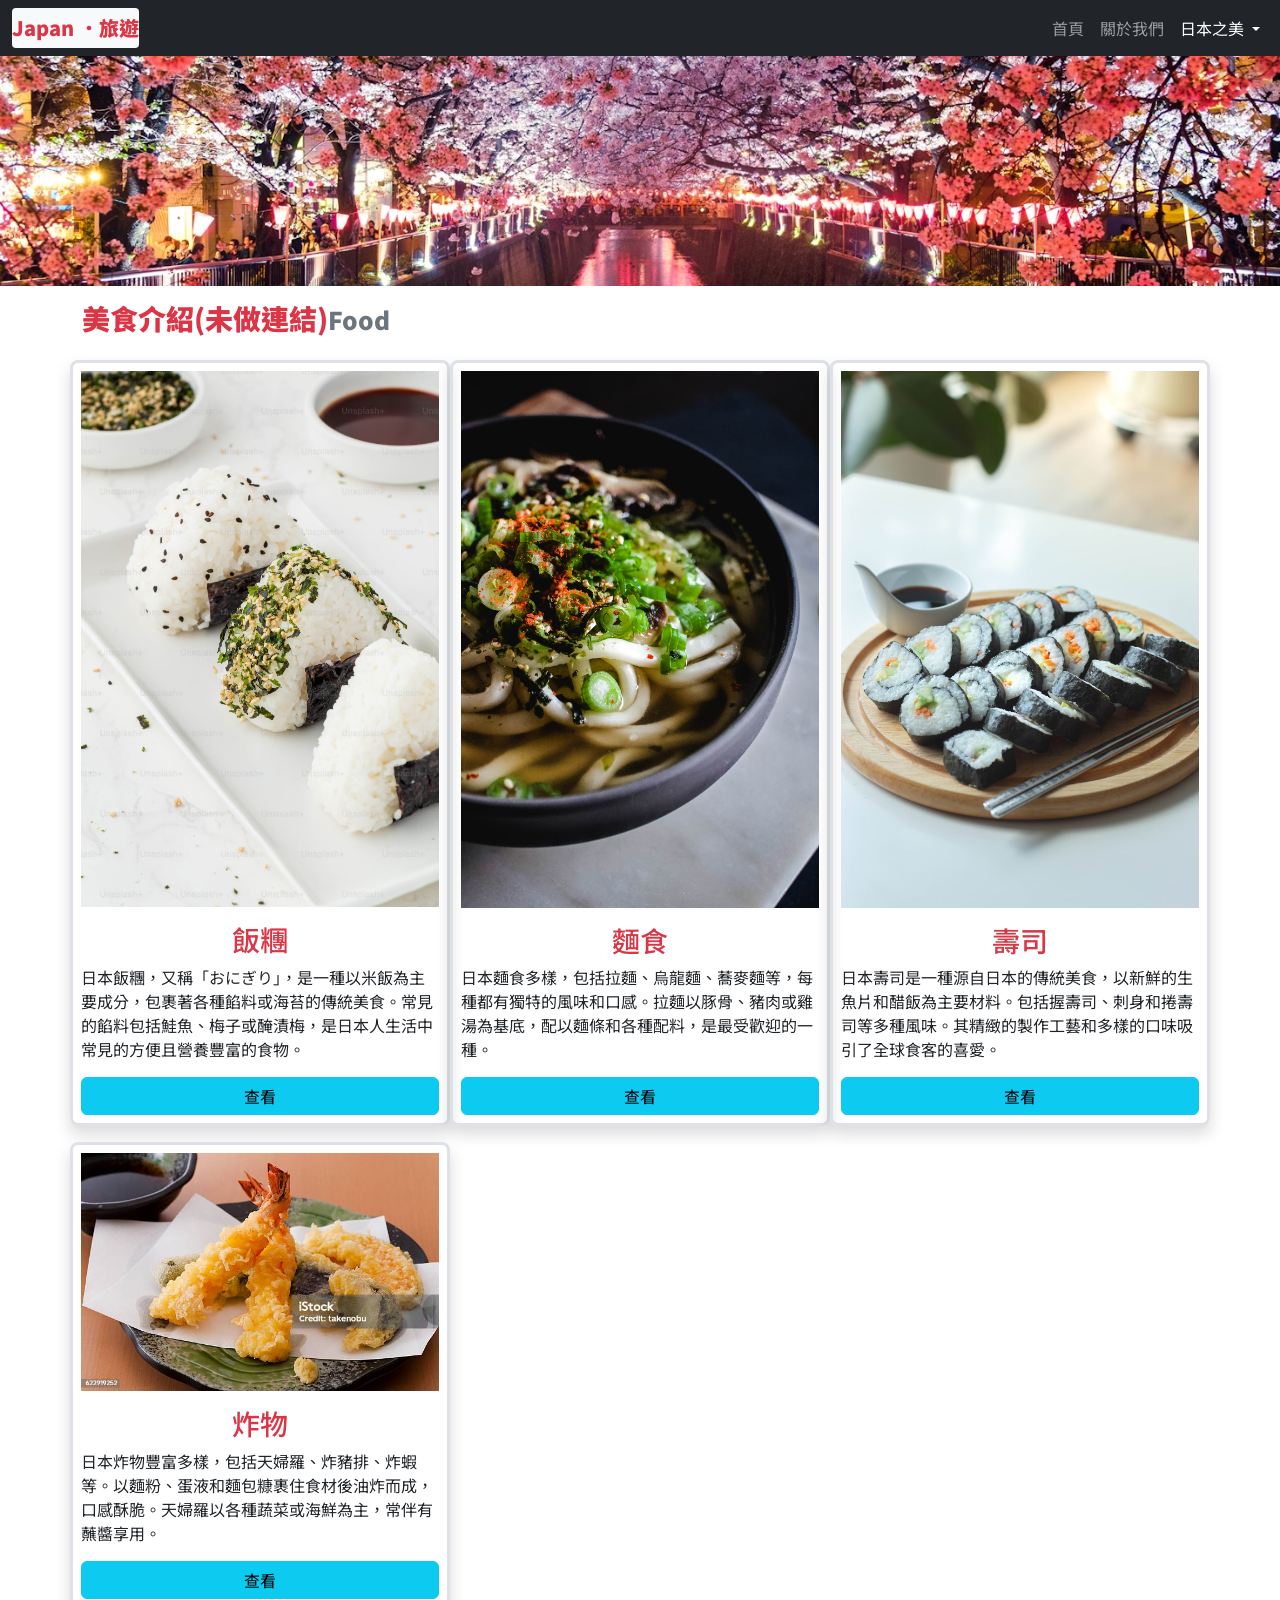
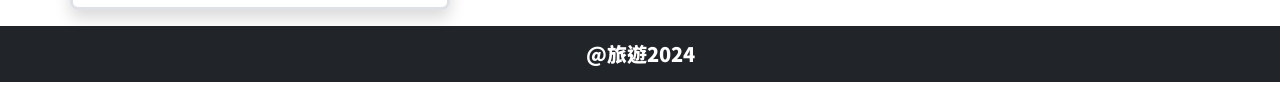
<file: 0408-5_food.html>
<!DOCTYPE html>
<html lang="zh-Hant-TW">

<head>
    <meta charset="UTF-8">
    <meta name="viewport" content="width=device-width, initial-scale=1.0">
    <title>跨平台網頁設置 0408-5 美食food</title>
    <link rel="stylesheet" href="./css/bootstrap.min.css">
    <link rel="stylesheet" href="./css/myall.css">
    <style>
        .banner {
            height: 230px;
            background-image: url(./images/japan2.avif);
        }

        .bg-cover {
            background-position: center center;
            background-size: cover;
        }

        .bg-img {

            transition: all 0.2s;
        }

        .bg-img:hover {
            transform: scale(1.02);
            border-radius: 10px;
        }
    </style>
</head>

<body>
    <nav class="navbar navbar-expand-lg bg-dark navbar-dark">
        <div class="container-fluid">
            <a class="navbar-brand fw-900 text-danger text-bg-light rounded-1" href="#">Japan ．旅遊</a>
            <button class="navbar-toggler" type="button" data-bs-toggle="collapse"
                data-bs-target="#navbarSupportedContent" aria-controls="navbarSupportedContent" aria-expanded="false"
                aria-label="Toggle navigation">
                <span class="navbar-toggler-icon"></span>
            </button>
            <div class="collapse navbar-collapse" id="navbarSupportedContent">
                <ul class="navbar-nav ms-auto mb-2 mb-lg-0">
                    <li class="nav-item">
                        <a class="nav-link " aria-current="page" href="./index.html">首頁</a>
                    </li>
                    <li class="nav-item">
                        <a class="nav-link " href="./0408-2_about.html">關於我們</a>
                    </li>
                    <li class="nav-item dropdown">
                        <a class="nav-link dropdown-toggle active" href="./0408-3_attractions.html" role="button"
                            data-bs-toggle="dropdown" aria-expanded="false">
                            日本之美
                        </a>
                        <ul class="dropdown-menu">
                            <li><a class="dropdown-item" href="./0408-3_attractions.html">景點</a></li>
                            <li><a class="dropdown-item" href="./0408-4_culture.html">文化</a></li>
                            <li>
                                <hr class="dropdown-divider">
                            </li>
                            <li><a class="dropdown-item" href="./0408-5_food.html">美食</a></li>

                        </ul>
                    </li>

                </ul>

            </div>
        </div>
    </nav>

    <div class="banner bg-cover"></div>



    <div class="container">
        <div class="h3 mt-3 text-danger fw-900">美食介紹(未做連結)<small class="text-muted">Food</small></div>

        <div class="row">
            <div class="col-md-4 mt-3 d-flex flex-column border border-3 rounded-3 p-2 shadow bg-img">
                <img src="./images/japanfood1.avif" class="img-fluid" alt="">
                <h3 class="text-center text-danger mt-3">飯糰</h3>
                <p>日本飯糰，又稱「おにぎり」，是一種以米飯為主要成分，包裹著各種餡料或海苔的傳統美食。常見的餡料包括鮭魚、梅子或醃漬梅，是日本人生活中常見的方便且營養豐富的食物。</p>

                <button class="btn btn-info w-100 mt-auto">查看</button>
            </div>
            <div class="col-md-4 mt-3 d-flex flex-column border border-3 rounded-3 p-2 shadow bg-img">
                <img src="./images/japanfood2.avif" class="img-fluid" alt="">
                <h3 class="text-center text-danger mt-3">麵食</h3>
                <p>日本麵食多樣，包括拉麵、烏龍麵、蕎麥麵等，每種都有獨特的風味和口感。拉麵以豚骨、豬肉或雞湯為基底，配以麵條和各種配料，是最受歡迎的一種。</p>

                <button class="btn btn-info w-100 mt-auto">查看</button>
            </div>
            <div class="col-md-4 mt-3 d-flex flex-column border border-3 rounded-3 p-2 shadow bg-img">
                <img src="./images/japanfood4.avif" class="img-fluid" alt="">
                <h3 class="text-center text-danger mt-3">壽司</h3>
                <p>日本壽司是一種源自日本的傳統美食，以新鮮的生魚片和醋飯為主要材料。包括握壽司、刺身和捲壽司等多種風味。其精緻的製作工藝和多樣的口味吸引了全球食客的喜愛。</p>

                <button class="btn btn-info w-100 mt-auto">查看</button>
            </div>
            <div class="col-md-4 mt-3 d-flex flex-column border border-3 rounded-3 p-2 shadow bg-img">
                <img src="./images/japanfood03.jpg" class="img-fluid" alt="">
                <h3 class="text-center text-danger mt-3">炸物</h3>
                <p>日本炸物豐富多樣，包括天婦羅、炸豬排、炸蝦等。以麵粉、蛋液和麵包糠裹住食材後油炸而成，口感酥脆。天婦羅以各種蔬菜或海鮮為主，常伴有蘸醬享用。</p>

                <button class="btn btn-info w-100 mt-auto">查看</button>
            </div>




        </div>







    </div>


    <div class="footer mt-3">
        <div class="h5 text-bg-dark text-center py-3 fw-900">@旅遊2024</div>
    </div>
    <script src="./js/bootstrap.bundle.min.js"></script>
</body>

</html>
</file>
<file: css/myall.css>
@import url('https://fonts.googleapis.com/css2?family=Noto+Sans+TC:wght@100..900&family=Rampart+One&family=ZCOOL+XiaoWei&display=swap');
body {
    /* -------------字體-------------*/
    font-family: "Noto Sans TC", sans-serif;
    /* font-family: "ZCOOL XiaoWei", sans-serif; */
    /* font-family: "Rampart One", sans-serif; */
    /* -------------字體-------------*/
}
.fw-900{
    font-weight: 900;
}
.fw-800{
    font-weight: 800;
}
.fw-700{
    font-weight: 700;
}
.fw-600{
    font-weight: 600;
}
.fw-500{
    font-weight: 500;
}
.fw-400{
    font-weight: 400;
}
.fw-300{
    font-weight: 300;
}
.fw-200{
    font-weight: 200;
}
.fw-100{
    font-weight: 100;
}

.bg-cover{
    background-position: center center;
    background-size: cover;

}

:root{
    --bgc01:#D5D2C1;
    --bgc02:#BD8E62;
    --bgc03:#A46843;
    --bgc04:#370D00;
    --textc01:#FFC2C3;
    --textc02:#FE7773;
    --textc03:#E81E25;
    --textc04:#0E0301;


    --abgc01:#D1DDDB;
    --abgc02:#85B8CB;
    --abgc03:#1D6A96;
    --abgc04:#283B42;
    --atextc01:#FFD954;
    --atextc02:#E4B660;
    --atextc03:#F2AB39;
    --atextc04:#69491A;

    --ahbgc01:#9BCFB8;
    --ahbgc02:#7FB174;
    --ahbgc03:#689C97;
    --ahbgc04:#072A24;
    --ahtextc01:#ECE4E2;
    --ahtextc02:#FCD3D1;
    --ahtextc03:#FCDFF3;
    --ahtextc04:#FE929F;
}

@media screen and (max-width:756px) {
    .table-rwd thead{
        display: none;
    }
    .table-rwd tbody tr{
        display: block;
        margin-top: 5px;
        border: 2px solid var(--textc01);
    }
    .table-rwd tbody tr td{
        display: block;
        overflow: hidden;
    }
    .table-rwd tbody tr td::before{
        content: attr(data-th)" : ";
        color:var(--textc03);
        display: block;
        float: left;
       font-weight: 900;
        width: 4em;
        text-align: right;
        padding-right: 1em;
    }
    .table-rwd tbody tr td span .table-col{
        display: block;
        float: left;
        width: calc(100% - 4em);
    }
    .table-rwd tbody tr td img{
        width: 50%;
        height: 50%;
    }

}
</file>
